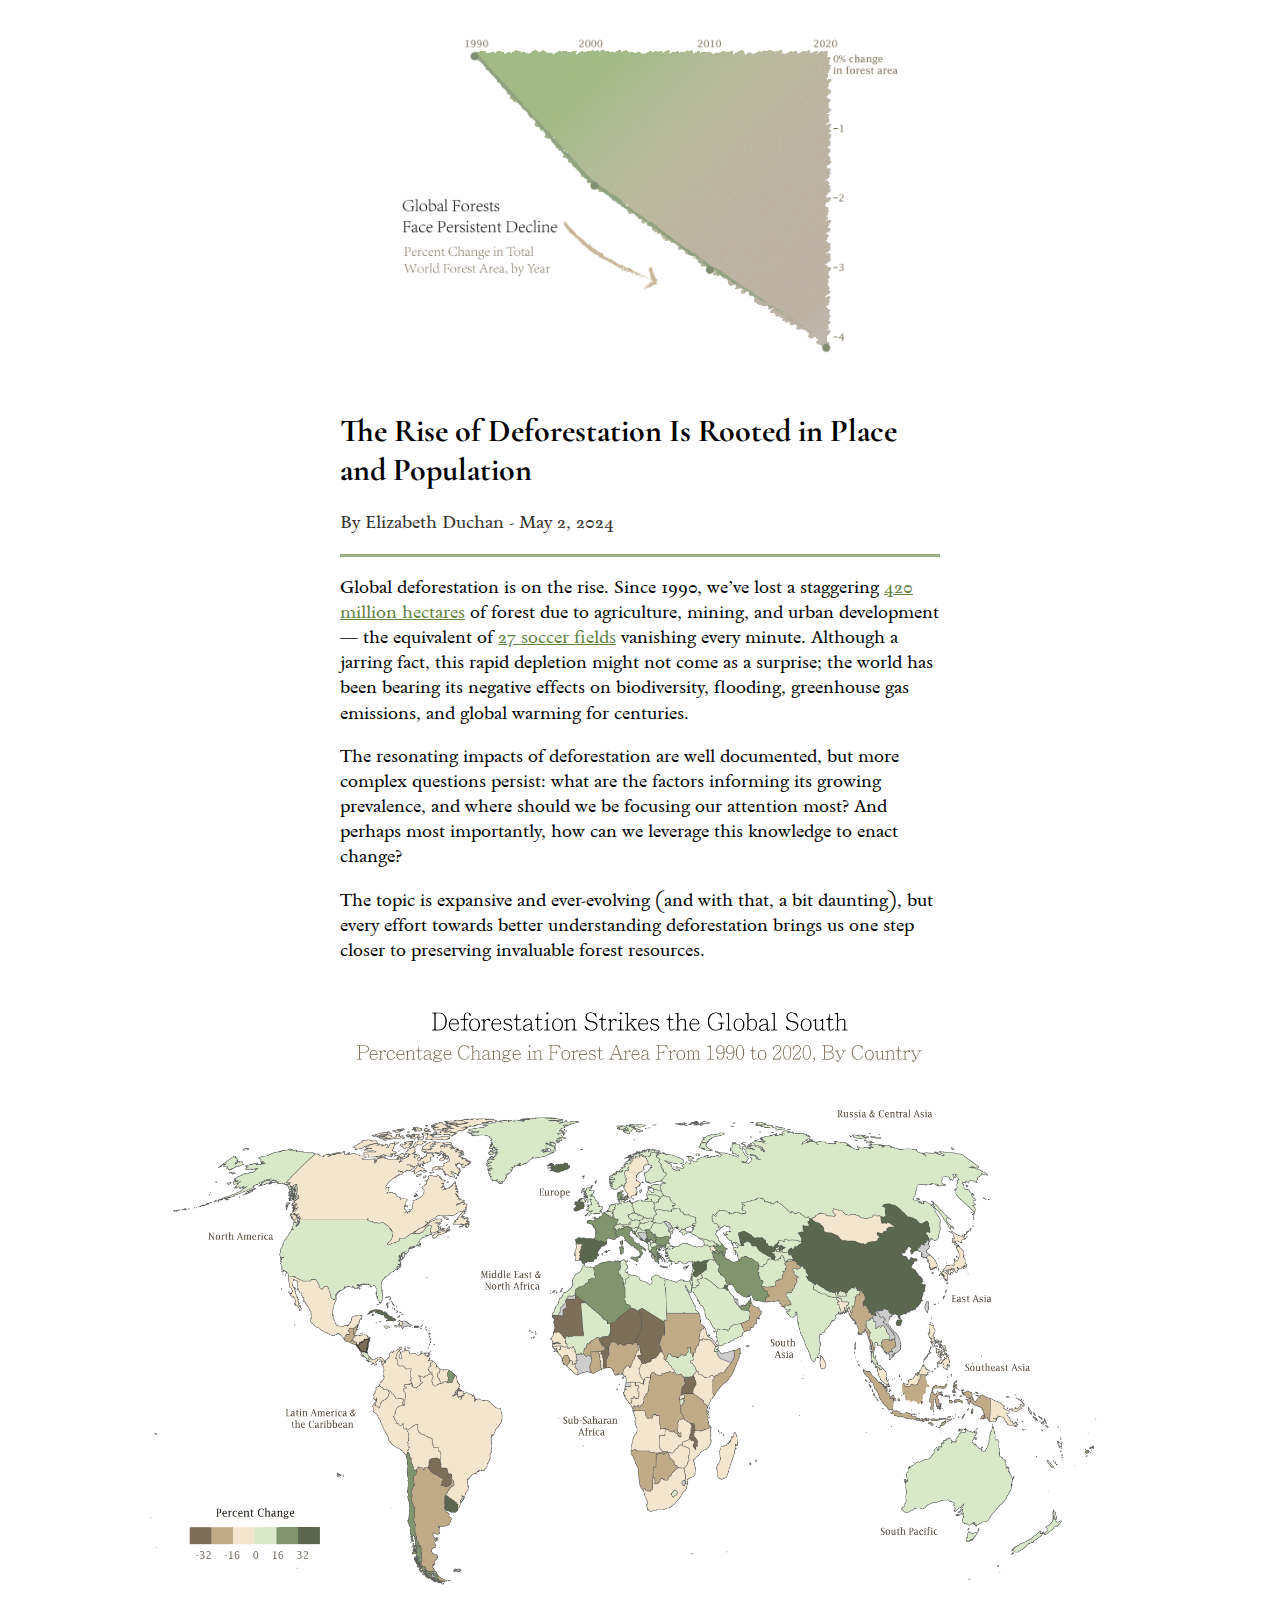
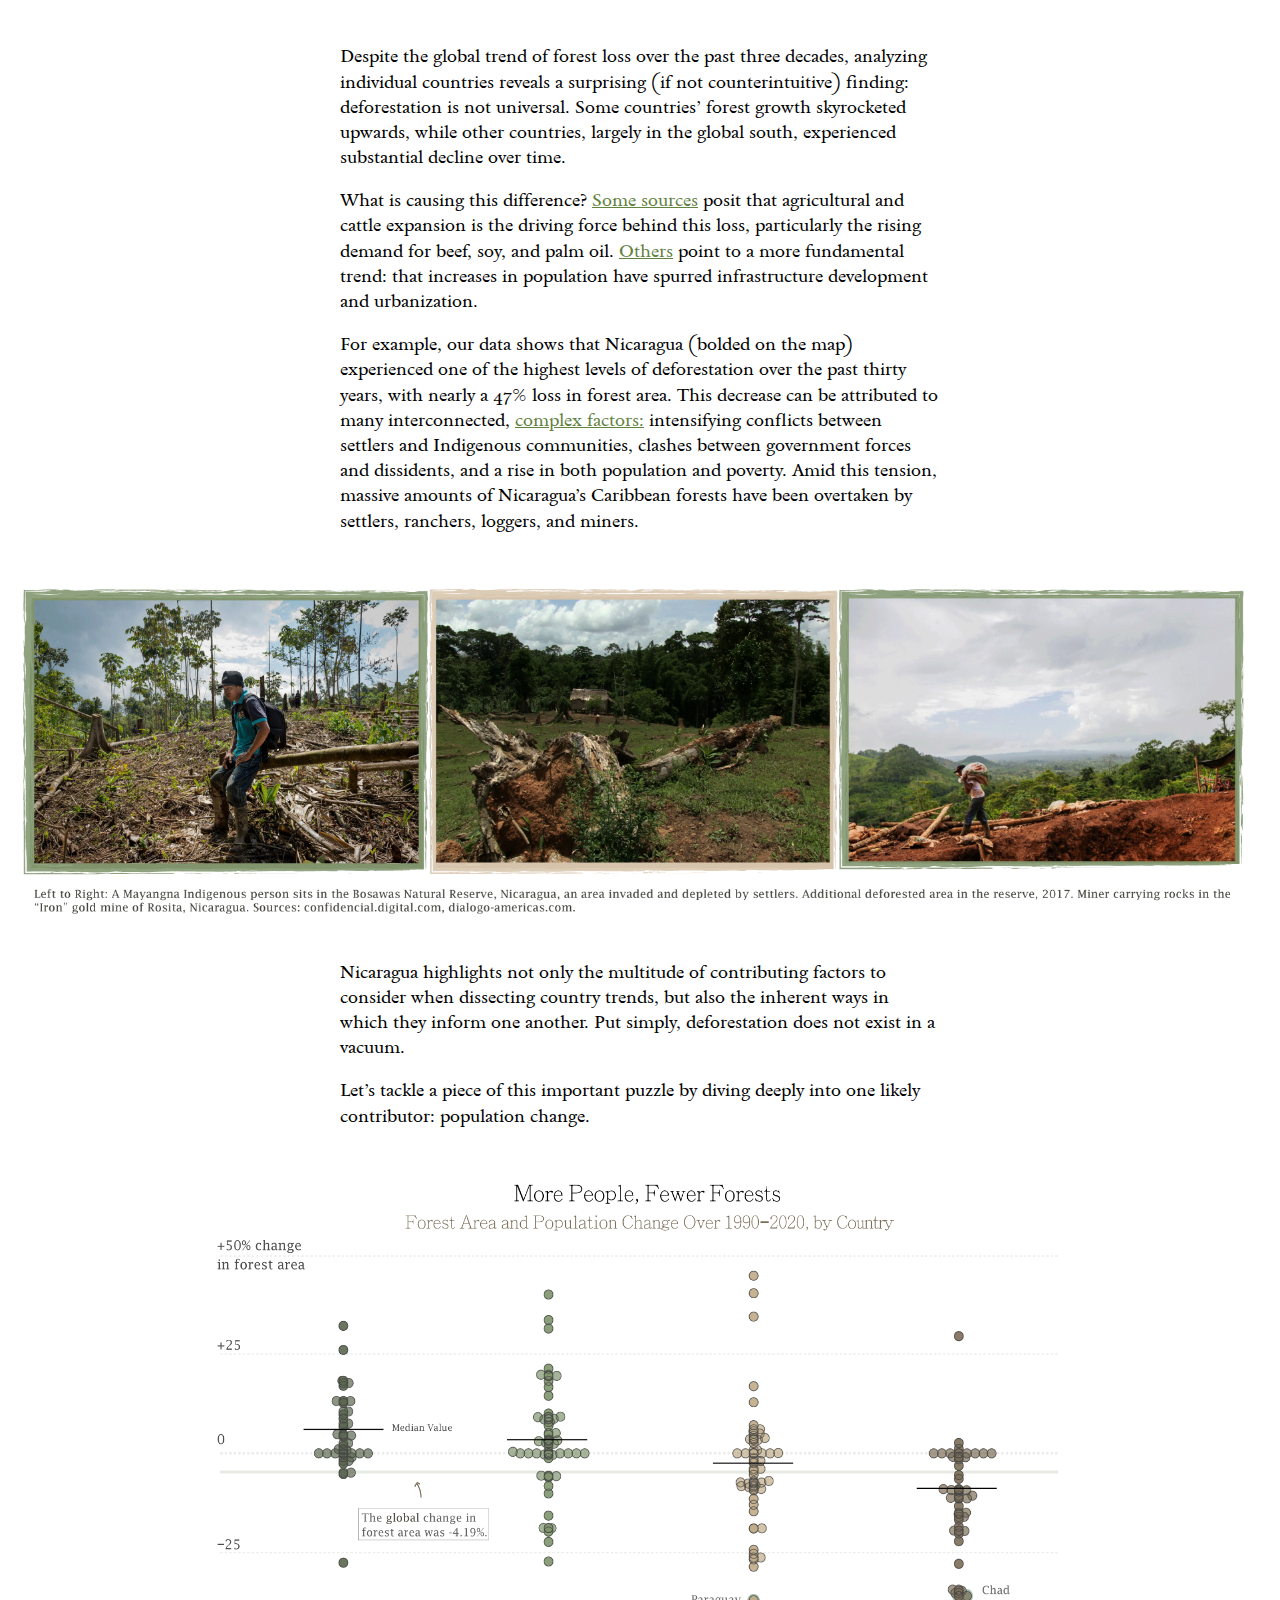
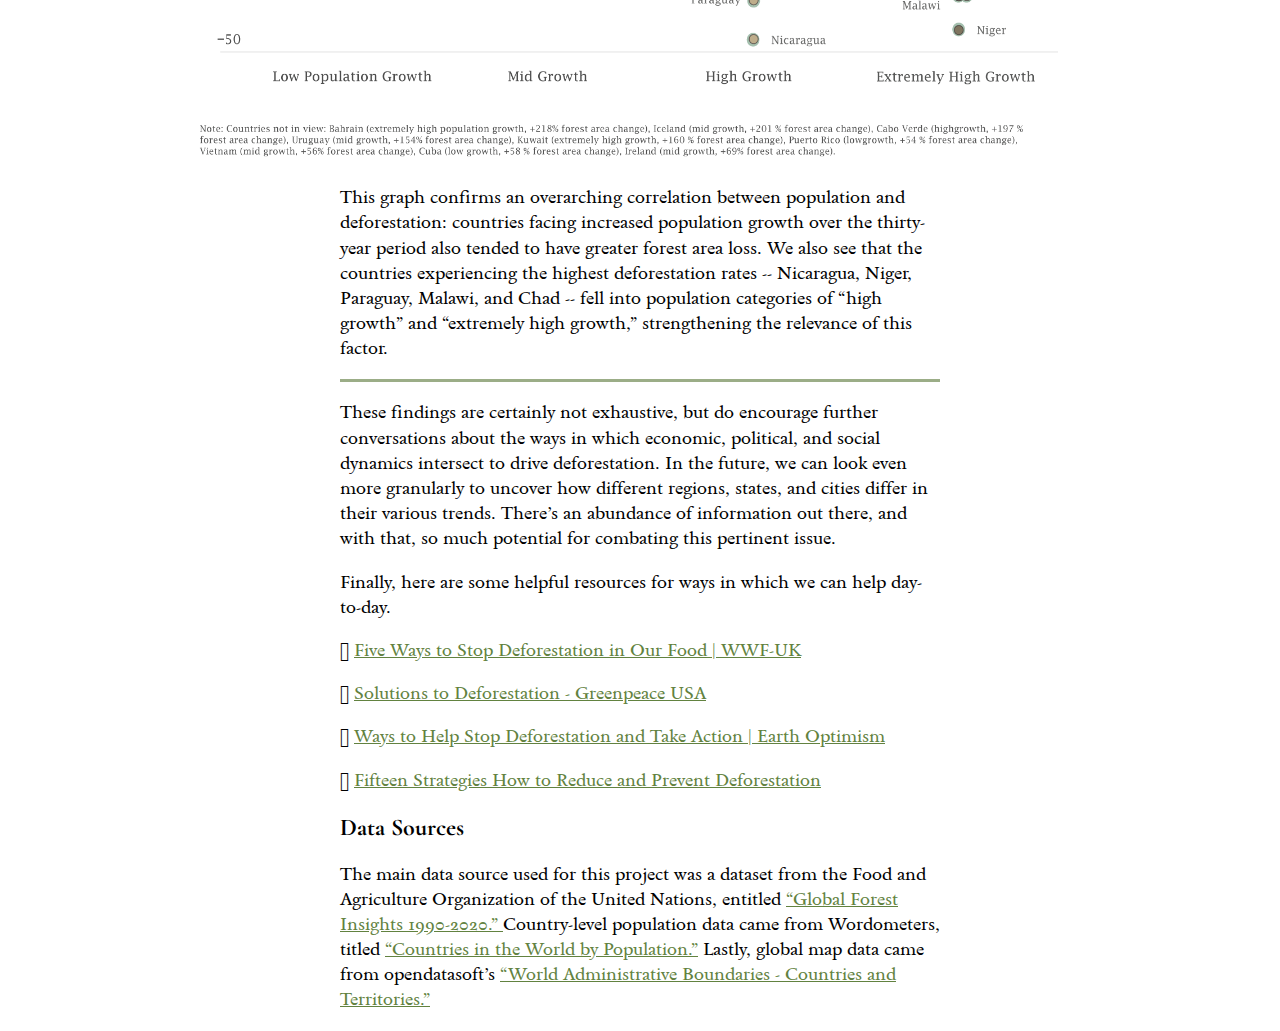
<file: deforestation/index.html>
<!DOCTYPE html>
<html>
    <head>
        <title>The Rise of Deforestation</title>
        <link rel="icon" type="image/x-icon" href="images/favicon.ico">
        <link rel="stylesheet" href="styles.css">
        <link rel="preconnect" href="https://fonts.googleapis.com">
        <!-- <link rel="preconnect" href="https://fonts.gstatic.com" crossorigin> -->
        <link href="https://fonts.googleapis.com/css2?family=Crimson+Text:ital,wght@0,400;0,600;0,700;1,400;1,600;1,700&family=Roboto:ital,wght@0,100;0,300;0,400;0,500;0,700;0,900;1,100;1,300;1,400;1,500;1,700;1,900&display=swap" rel="stylesheet">
        <!-- <link rel="preconnect" href="https://fonts.gstatic.com" crossorigin> -->
        <link href="https://fonts.googleapis.com/css2?family=Cormorant+Garamond:ital,wght@0,300;0,400;0,500;0,600;0,700;1,300;1,400;1,500;1,600;1,700&family=Newsreader:ital,opsz,wght@0,6..72,200..800;1,6..72,200..800&display=swap" rel="stylesheet">
        <!-- <link rel="preconnect" href="https://fonts.gstatic.com" crossorigin> -->
        <link rel="preconnect" href="https://fonts.googleapis.com">
        <!-- <link rel="preconnect" href="https://fonts.gstatic.com" crossorigin> -->
        <link rel="preconnect" href="https://fonts.googleapis.com">
        <!-- <link rel="preconnect" href="https://fonts.gstatic.com" crossorigin> -->
        <link href="https://fonts.googleapis.com/css2?family=Arapey:ital@0;1&family=Cormorant+Garamond:ital,wght@0,300;0,400;0,500;0,600;0,700;1,300;1,400;1,500;1,600;1,700&family=Maitree:wght@200;300;400;500;600;700&family=Newsreader:ital,opsz,wght@0,6..72,200..800;1,6..72,200..800&display=swap" rel="stylesheet">
        <link rel="preconnect" href="https://fonts.googleapis.com">
        <!-- <link rel="preconnect" href="https://fonts.gstatic.com" crossorigin> -->
        <link href="https://fonts.googleapis.com/css2?family=Arapey:ital@0;1&family=Cormorant+Garamond:ital,wght@0,300;0,400;0,500;0,600;0,700;1,300;1,400;1,500;1,600;1,700&family=Maitree:wght@200;300;400;500;600;700&family=Newsreader:ital,opsz,wght@0,6..72,200..800;1,6..72,200..800&family=Sedan:ital@0;1&display=swap" rel="stylesheet">
        <script src="https://d3js.org/d3.v4.min.js"></script>
        <img id="First" src = "images/firstgraph.gif"> 
        </head>        
    <body>
        <h1>The Rise of Deforestation Is Rooted in Place and Population</h1>
        <p id = "subtitle" style="color: #35322D;"> By Elizabeth Duchan - May 2, 2024 </p>
        <div class ="divider"></div>
        <p> Global deforestation is on the rise. Since 1990, we’ve lost a staggering <a href= "https://www.ipcc.ch/report/ar6/wg2/chapter/ccp7/#:~:text=More%20than%20420%20million%20ha,areas%20(FAO%2C%202020)." style="color: #628240;"> 420 million hectares</a> of forest due to agriculture, mining, and urban development — the equivalent of <a href = "https://www.worldwildlife.org/stories/what-is-forest-degradation-and-why-is-it-bad-for-people-and-wildlife" style="color: #628240;">27 soccer fields</a> vanishing every minute. Although a jarring fact, this rapid depletion might not come as a surprise; the world has been bearing its negative effects on biodiversity, flooding, greenhouse gas emissions, and global warming for centuries. </p>
        <p>The resonating impacts of deforestation are well documented, but more complex questions persist: what are the factors informing its growing prevalence, and where should we be focusing our attention most? And perhaps most importantly, how can we leverage this knowledge to enact change? </p>
        <p>The topic is expansive and ever-evolving (and with that, a bit daunting), but every effort towards better understanding deforestation brings us one step closer to preserving invaluable forest resources.</p>
        <img  id="Second" src = "images/secondgraph.gif"> 
        <p>Despite the global trend of forest loss over the past three decades, analyzing individual countries reveals a surprising (if not counterintuitive) finding: deforestation is not universal. Some countries’ forest growth skyrocketed upwards, while other countries, largely in the global south, experienced substantial decline over time. </p>
        <p>What is causing this difference? <a href= "https://www.worldwildlife.org/magazine/issues/summer-2018/articles/what-are-the-biggest-drivers-of-tropical-deforestation" style="color: #628240;"> Some sources</a> posit that agricultural and cattle expansion is the driving force behind this loss, particularly the rising demand for beef, soy, and palm oil. <a href= "https://www.prb.org/resources/population-growth-and-deforestation-a-critical-and-complex-relationship/" style="color: #628240;"> Others</a> point to a more fundamental trend: that increases in population have spurred infrastructure development and urbanization.</p>
        <p>For example, our data shows that Nicaragua (bolded on the map) experienced one of the highest levels of deforestation over the past thirty years, with nearly a 47% loss in forest area. This decrease can be attributed to many interconnected, <a href= "https://undark.org/2020/09/16/nicaragua-deforestation/" style="color: #628240;"> complex factors:</a> intensifying conflicts between settlers and Indigenous communities, clashes between government forces and dissidents, and a rise in both population and poverty. Amid this tension, massive amounts of Nicaragua’s Caribbean forests have been overtaken by settlers, ranchers, loggers, and miners.</p>
        <img  id="Picture" src = "images/pictures.gif"> 
        <p>Nicaragua highlights not only the multitude of contributing factors to consider when dissecting country trends, but also the inherent ways in which they inform one another. Put simply, deforestation does not exist in a vacuum.</p>
        <p>Let’s tackle a piece of this important puzzle by diving deeply into one likely contributor: population change.</p>
        <img  id="Third" src = "images/thirdgraphrevised.gif"> 
        <p>This graph confirms an overarching correlation between population and deforestation: countries facing increased population growth over the thirty-year period also tended to have greater forest area loss. We also see that the countries experiencing the highest deforestation rates -- Nicaragua, Niger, Paraguay, Malawi, and Chad -- fell into population categories of “high growth” and “extremely high growth,” strengthening the relevance of this factor.</p>
        <div class ="divider"></div>
        <p>These findings are certainly not exhaustive, but do encourage further conversations about the ways in which economic, political, and social dynamics intersect to drive deforestation. In the future, we can look even more granularly to uncover how different regions, states, and cities differ in their various trends. There’s an abundance of information out there, and with that, so much potential for combating this pertinent issue.</p>
        <p>Finally, here are some helpful resources for ways in which we can help day-to-day.
        <p>𖠰 <a href="https://www.wwf.org.uk/deforestation-free" style="color: #628240;"> Five Ways to Stop Deforestation in Our Food | WWF-UK </a></p>   
        <p>𖠰 <a href="https://www.greenpeace.org/usa/forests/solutions-to-deforestation/" style="color: #628240;">Solutions to Deforestation - Greenpeace USA</a></p>   
        <p>𖠰 <a href="https://www.earthoptimism.cambridgeconservation.org/make-a-difference/ways-to-help-stop-deforestation-and-take-action/" style="color: #628240;">Ways to Help Stop Deforestation and Take Action | Earth Optimism</a></p>   
        <p>𖠰 <a href="https://greentumble.com/15-strategies-to-reduce-deforestation" style="color: #628240;">Fifteen Strategies How to Reduce and Prevent Deforestation</a></p>   
        <h2>Data Sources</h2>
        <p>The main data source used for this project was a dataset from the Food and Agriculture Organization of the United Nations, 
            entitled <a href= https://www.kaggle.com/datasets/kanchana1990/global-forest-insights-1990-2020-fao style="color: #628240;">“Global Forest Insights 1990-2020.” </a> Country-level population data came from Wordometers, titled <a href= "https://www.worldometers.info/world-population/population-by-country/" style="color: #628240;">“Countries in the World by Population.”</a>
            Lastly, global map data came from opendatasoft’s <a href = "https://public.opendatasoft.com/explore/dataset/world-administrative-boundaries/export/?flg=en-us" style="color: #628240;"> “World Administrative Boundaries - Countries and Territories.” </a></p>
        <!-- <div id = "myTooltip">_</div> -->
        <!-- <div id = "myChart"></div> -->
    </body>
</html>
</file>
<file: deforestation/styles.css>
img, p, .divider  {
	width: 100%;
	max-width: 600px;
	margin-left: auto;
	margin-right: auto;
    font-family: "Sedan";
}


h1, h2 {
	width: 100%;
	max-width: 600px;
	margin-left: auto;
	margin-right: auto;
    font-family: "Cormorant Garamond";
}

#First {
    width: 100%;
	max-width: 525px;

}

#Second {
    width: 100%;
	max-width: 1000px;
}

#Picture {
    width: 100%;
	max-width: 1300px;
}

#Third {
    width: 100%;
	max-width: 900px;
}

img {
	display: block;
}

p {
	font-size: 18px;
	line-height: 1.4;
}

.divider {
    height: 3px;
    background-color:  #9BAD87;
    margin-top: 10px;
    margin-bottom: 10px;
    }
</file>
